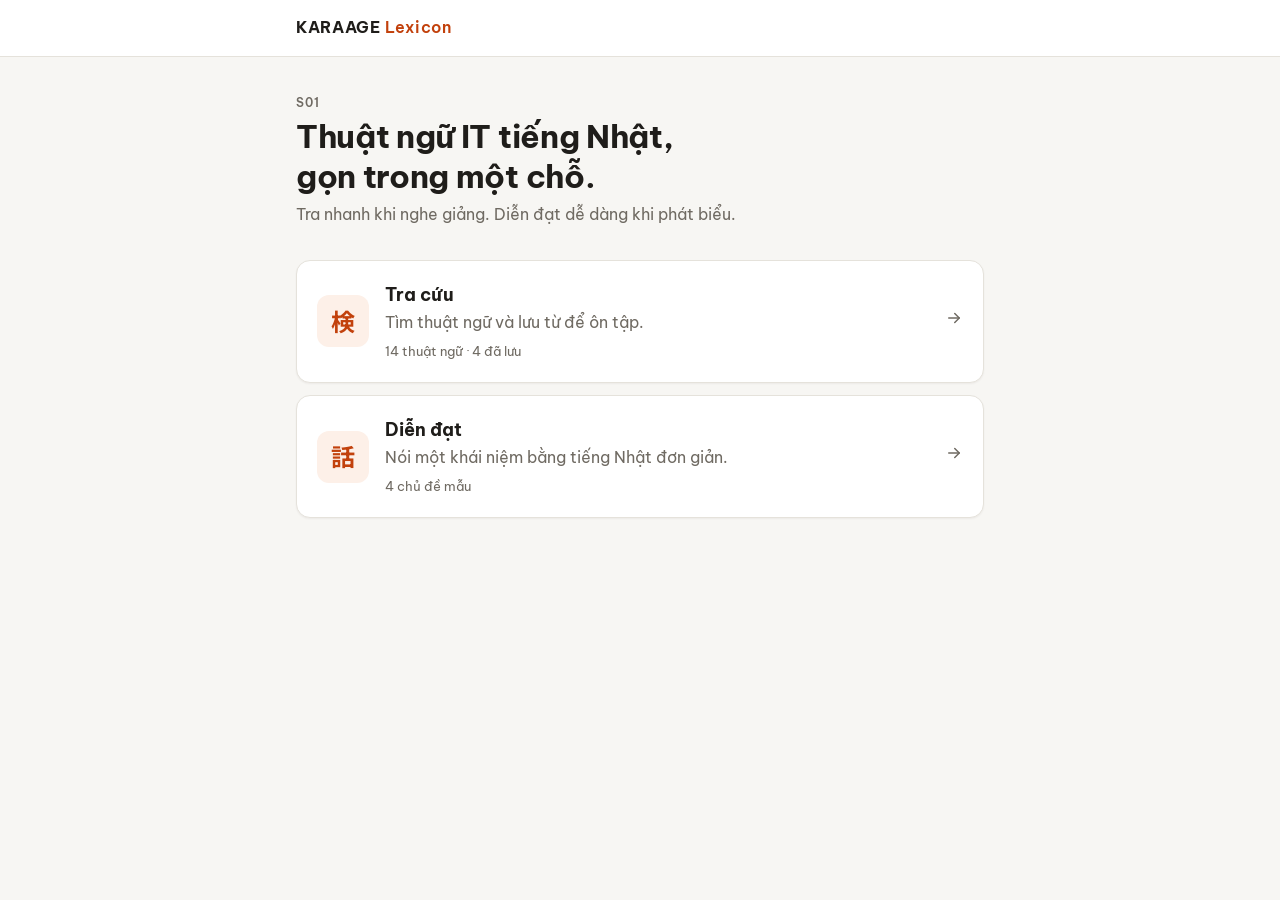
<file: frontend/index.html>
<!DOCTYPE html>
<html lang="vi">
<head>
  <meta charset="UTF-8" />
  <meta name="viewport" content="width=device-width, initial-scale=1.0" />
  <meta name="description" content="Tra cứu thuật ngữ IT tiếng Nhật và gợi ý cách diễn đạt đơn giản cho sinh viên." />
  <title>KARAAGE Lexicon</title>
  <link rel="icon" href="data:image/svg+xml,%3Csvg xmlns='http://www.w3.org/2000/svg' viewBox='0 0 32 32'%3E%3Crect width='32' height='32' rx='8' fill='%23c2410c'/%3E%3Ctext x='16' y='22' font-size='16' font-weight='700' text-anchor='middle' fill='white' font-family='sans-serif'%3EK%3C/text%3E%3C/svg%3E" />
  <link rel="preconnect" href="https://fonts.googleapis.com" />
  <link rel="preconnect" href="https://fonts.gstatic.com" crossorigin />
  <link href="https://fonts.googleapis.com/css2?family=Be+Vietnam+Pro:wght@400;500;600;700&family=Noto+Sans+JP:wght@400;500;700&display=swap" rel="stylesheet" />
  <link rel="stylesheet" href="css/base.css" />
  <link rel="stylesheet" href="css/components.css" />
  <link rel="stylesheet" href="css/screens.css" />
</head>
<body>
  <header class="app-header">
    <div class="container">
      <span class="brand">KARAAGE <span>Lexicon</span></span>
    </div>
  </header>

  <main id="app" class="container"></main>

  <div id="toast" class="toast" role="status" aria-live="polite" hidden></div>

  <noscript><p class="container">Vui lòng bật JavaScript để sử dụng ứng dụng.</p></noscript>
  <script type="module" src="js/main.js"></script>
</body>
</html>
</file>
<file: frontend/css/base.css>
/* Design tokens, reset and page layout. */

:root {
  --bg: #f7f6f3;
  --surface: #ffffff;
  --surface-hover: #f0eee9;
  --border: #e5e2db;
  --text: #1f1d1a;
  --muted: #6f6a62;
  --accent: #c2410c;
  --accent-hover: #9a3412;
  --accent-soft: #fdf0e8;

  --radius: 14px;
  --radius-sm: 10px;
  --shadow: 0 1px 2px rgba(31, 29, 26, 0.05);

  --font-sans: "Be Vietnam Pro", "Noto Sans JP", system-ui, -apple-system, "Segoe UI", sans-serif;
  --font-jp: "Noto Sans JP", "Hiragino Sans", "Yu Gothic", "Meiryo", sans-serif;
  --font-mono: ui-monospace, "SFMono-Regular", Consolas, monospace;
}

*,
*::before,
*::after {
  box-sizing: border-box;
}

[hidden] {
  display: none !important;
}

html {
  -webkit-text-size-adjust: 100%;
}

body {
  margin: 0;
  min-height: 100vh;
  background: var(--bg);
  color: var(--text);
  font-family: var(--font-sans);
  font-size: 16px;
  line-height: 1.6;
  -webkit-font-smoothing: antialiased;
}

h1, h2, h3, p, ul, dl, dd, fieldset {
  margin: 0;
}

ul {
  padding: 0;
  list-style: none;
}

fieldset {
  padding: 0;
  border: 0;
  min-width: 0;
}

legend {
  padding: 0;
}

button,
input {
  font: inherit;
  color: inherit;
}

button {
  cursor: pointer;
}

:focus-visible {
  outline: 2px solid var(--accent);
  outline-offset: 2px;
}

[lang="ja"] {
  font-family: var(--font-jp);
}

.sr-only {
  position: absolute;
  width: 1px;
  height: 1px;
  padding: 0;
  margin: -1px;
  overflow: hidden;
  clip: rect(0, 0, 0, 0);
  white-space: nowrap;
  border: 0;
}

/* Layout */

.container {
  width: 100%;
  max-width: 720px;
  margin: 0 auto;
  padding: 0 16px;
}

.app-header {
  background: var(--surface);
  border-bottom: 1px solid var(--border);
}

.app-header .container {
  display: flex;
  align-items: center;
  height: 56px;
}

.brand {
  font-weight: 700;
  letter-spacing: 0.04em;
}

.brand span {
  color: var(--accent);
  font-weight: 600;
}

main.container {
  padding-top: 20px;
  padding-bottom: 80px;
}

.screen {
  animation: screen-in 0.18s ease-out;
}

@keyframes screen-in {
  from { opacity: 0; transform: translateY(4px); }
  to { opacity: 1; transform: none; }
}

@media (prefers-reduced-motion: reduce) {
  .screen { animation: none; }
}
</file>
<file: frontend/css/components.css>
/* Reusable UI pieces shared by all screens. */

.icon {
  width: 18px;
  height: 18px;
  flex: none;
}

/* Buttons */

.btn {
  display: inline-flex;
  align-items: center;
  justify-content: center;
  gap: 8px;
  min-height: 40px;
  padding: 0 14px;
  border: 1px solid transparent;
  border-radius: var(--radius-sm);
  background: none;
  font-size: 0.9375rem;
  font-weight: 600;
  white-space: nowrap;
  transition: background-color 0.15s, border-color 0.15s, color 0.15s;
}

.btn-primary {
  background: var(--accent);
  color: #fff;
}

.btn-primary:hover {
  background: var(--accent-hover);
}

.btn-ghost {
  color: var(--muted);
}

.btn-ghost:hover {
  background: var(--surface-hover);
  color: var(--text);
}

.btn-outline {
  background: var(--surface);
  border-color: var(--border);
}

.btn-outline:hover {
  border-color: var(--text);
}

.btn-lg {
  min-height: 48px;
  padding: 0 22px;
  font-size: 1rem;
}

.btn-sm {
  min-height: 32px;
  padding: 0 10px;
  font-size: 0.875rem;
}

.btn-sm .icon {
  width: 16px;
  height: 16px;
}

.count {
  display: inline-grid;
  place-items: center;
  min-width: 22px;
  height: 22px;
  padding: 0 6px;
  border-radius: 999px;
  background: rgba(255, 255, 255, 0.22);
  font-size: 0.75rem;
}

.icon-btn {
  display: inline-grid;
  place-items: center;
  width: 40px;
  height: 40px;
  border: 0;
  border-radius: var(--radius-sm);
  background: none;
  color: var(--accent);
}

.icon-btn:hover {
  background: var(--accent-soft);
}

/* Screen header & navigation */

.screen-nav {
  display: flex;
  align-items: center;
  justify-content: space-between;
  gap: 8px;
  margin-bottom: 16px;
}

/* Ghost buttons have no visible box, so pull them out to align their text with the content edge. */
.screen-nav .btn-ghost {
  padding: 0 8px;
}

.screen-nav .btn-ghost:first-child {
  margin-left: -8px;
}

.screen-nav .btn-ghost:last-child:not(:first-child) {
  margin-right: -8px;
}

.screen-head {
  margin-bottom: 24px;
}

.screen-head-row {
  display: flex;
  align-items: flex-end;
  justify-content: space-between;
  gap: 16px;
}

.eyebrow {
  font-size: 0.75rem;
  font-weight: 600;
  letter-spacing: 0.08em;
  text-transform: uppercase;
  color: var(--muted);
  margin-bottom: 4px;
}

.screen-title {
  font-size: 1.75rem;
  font-weight: 700;
  line-height: 1.25;
  letter-spacing: -0.01em;
}

.screen-title:focus {
  outline: none;
}

.lead {
  margin-top: 6px;
  color: var(--muted);
}

/* Form controls */

.input {
  width: 100%;
  height: 48px;
  padding: 0 14px;
  border: 1px solid var(--border);
  border-radius: var(--radius-sm);
  background: var(--surface);
  transition: border-color 0.15s, box-shadow 0.15s;
}

.input::placeholder {
  color: #a39e95;
}

.input:focus {
  outline: none;
  border-color: var(--accent);
  box-shadow: 0 0 0 3px var(--accent-soft);
}

.chips {
  display: flex;
  flex-wrap: wrap;
  gap: 8px;
}

.chip {
  min-height: 36px;
  padding: 0 14px;
  border: 1px solid var(--border);
  border-radius: 999px;
  background: var(--surface);
  color: var(--muted);
  font-size: 0.875rem;
  font-weight: 500;
  transition: background-color 0.15s, border-color 0.15s, color 0.15s;
}

.chip:hover {
  border-color: var(--text);
  color: var(--text);
}

.chip[aria-pressed="true"] {
  background: var(--text);
  border-color: var(--text);
  color: #fff;
}

.switch {
  display: inline-flex;
  align-items: center;
  gap: 10px;
  min-height: 40px;
  padding: 0;
  border: 0;
  background: none;
  color: var(--muted);
  font-size: 0.9375rem;
  font-weight: 500;
  white-space: nowrap;
}

.switch-track {
  position: relative;
  width: 36px;
  height: 20px;
  border-radius: 999px;
  background: var(--border);
  transition: background-color 0.15s;
}

.switch-track::after {
  content: "";
  position: absolute;
  top: 2px;
  left: 2px;
  width: 16px;
  height: 16px;
  border-radius: 50%;
  background: #fff;
  box-shadow: var(--shadow);
  transition: transform 0.15s;
}

.switch[aria-pressed="true"] {
  color: var(--text);
}

.switch[aria-pressed="true"] .switch-track {
  background: var(--accent);
}

.switch[aria-pressed="true"] .switch-track::after {
  transform: translateX(16px);
}

/* Surfaces */

.card {
  padding: 20px;
  border: 1px solid var(--border);
  border-radius: var(--radius);
  background: var(--surface);
  box-shadow: var(--shadow);
}

.card-label {
  margin-bottom: 8px;
  font-size: 0.75rem;
  font-weight: 600;
  letter-spacing: 0.06em;
  text-transform: uppercase;
  color: var(--muted);
}

.card-label-spaced {
  margin-top: 16px;
}

.card-actions {
  margin-top: 14px;
}

.stack {
  display: grid;
  gap: 12px;
}

.tag {
  display: inline-block;
  margin-left: 6px;
  padding: 1px 8px;
  border-radius: 999px;
  background: var(--accent-soft);
  color: var(--accent-hover);
  font-family: var(--font-sans);
  font-size: 0.75rem;
  font-weight: 600;
  vertical-align: middle;
}

.empty {
  padding: 48px 16px;
  text-align: center;
  color: var(--muted);
}

.empty p:first-child {
  color: var(--text);
  font-weight: 500;
}

.empty-hint {
  margin-top: 4px;
  font-size: 0.9375rem;
}

.empty .btn {
  margin-top: 16px;
}

/* Toast */

.toast {
  position: fixed;
  left: 50%;
  bottom: 24px;
  z-index: 10;
  max-width: calc(100% - 32px);
  padding: 10px 18px;
  border-radius: 999px;
  background: var(--text);
  color: #fff;
  font-size: 0.875rem;
  box-shadow: 0 8px 24px rgba(0, 0, 0, 0.18);
  transform: translateX(-50%);
}
</file>
<file: frontend/css/screens.css>
/* Screen-specific layout, grouped by screen. */

/* ---------- S01 Trang chủ ---------- */

.home-head {
  margin: 16px 0 32px;
}

.home-head .screen-title {
  font-size: 2rem;
  max-width: 18ch;
}

.choices {
  display: grid;
  gap: 12px;
}

.choice {
  display: flex;
  align-items: center;
  gap: 16px;
  width: 100%;
  padding: 20px;
  border: 1px solid var(--border);
  border-radius: var(--radius);
  background: var(--surface);
  box-shadow: var(--shadow);
  text-align: left;
  transition: border-color 0.15s, transform 0.15s;
}

.choice:hover {
  border-color: var(--accent);
}

.choice:active {
  transform: scale(0.995);
}

.choice-mark {
  display: grid;
  place-items: center;
  flex: none;
  width: 52px;
  height: 52px;
  border-radius: 12px;
  background: var(--accent-soft);
  color: var(--accent);
  font-size: 1.5rem;
  font-weight: 700;
}

.choice-body {
  display: grid;
  flex: 1;
  min-width: 0;
}

.choice-title {
  font-size: 1.125rem;
  font-weight: 700;
}

.choice-desc {
  color: var(--muted);
}

.choice-meta {
  margin-top: 6px;
  font-size: 0.8125rem;
  color: var(--muted);
}

.choice-arrow {
  color: var(--muted);
  transition: color 0.15s, transform 0.15s;
}

.choice:hover .choice-arrow {
  color: var(--accent);
  transform: translateX(2px);
}

/* ---------- S02 Tra cứu ---------- */

.search {
  position: relative;
  margin-bottom: 12px;
}

.search > .icon {
  position: absolute;
  top: 50%;
  left: 14px;
  color: var(--muted);
  transform: translateY(-50%);
  pointer-events: none;
}

.search-input {
  padding-left: 42px;
}

.result-count {
  margin: 20px 0 4px;
  font-size: 0.8125rem;
  color: var(--muted);
}

.term {
  display: flex;
  align-items: flex-start;
  gap: 16px;
  padding: 16px 0;
  border-top: 1px solid var(--border);
}

.term-body {
  flex: 1;
  min-width: 0;
}

.term-jp {
  font-size: 1.25rem;
  font-weight: 700;
  line-height: 1.4;
}

.term-sub {
  font-size: 0.875rem;
  color: var(--muted);
}

.term-vi {
  margin-top: 4px;
  font-weight: 600;
}

.term-desc {
  margin-top: 2px;
  font-size: 0.9375rem;
  color: var(--muted);
}

.save-btn {
  display: inline-flex;
  align-items: center;
  gap: 6px;
  flex: none;
  min-height: 36px;
  padding: 0 12px;
  border: 1px solid var(--border);
  border-radius: 999px;
  background: var(--surface);
  color: var(--muted);
  font-size: 0.875rem;
  font-weight: 600;
  transition: background-color 0.15s, border-color 0.15s, color 0.15s;
}

.save-btn .icon {
  width: 16px;
  height: 16px;
}

.save-btn:hover {
  border-color: var(--accent);
  color: var(--accent);
}

.save-btn[aria-pressed="true"] {
  border-color: var(--accent-soft);
  background: var(--accent-soft);
  color: var(--accent);
}

/* ---------- S03 Ôn tập ---------- */

.review-list {
  display: grid;
  gap: 12px;
}

.review-head {
  display: flex;
  align-items: flex-start;
  justify-content: space-between;
  gap: 12px;
}

.review-head .icon-btn {
  margin: -8px -8px 0 0;
}

.review-meaning {
  margin-top: 8px;
}

.reveal-btn {
  display: none;
  margin-top: 12px;
  padding: 6px 0;
  border: 0;
  background: none;
  color: var(--accent);
  font-weight: 600;
}

.review-list.is-hiding .review-card:not(.is-revealed) .review-meaning {
  display: none;
}

.review-list.is-hiding .review-card:not(.is-revealed) .reveal-btn {
  display: inline-block;
}

.explain {
  margin-top: 12px;
  border-top: 1px solid var(--border);
}

.explain summary {
  padding: 10px 0 2px;
  color: var(--muted);
  font-size: 0.875rem;
  font-weight: 600;
  cursor: pointer;
}

.explain summary:hover {
  color: var(--text);
}

.explain dl {
  display: grid;
  gap: 2px;
  padding-top: 8px;
}

.explain dt {
  margin-top: 8px;
  font-size: 0.75rem;
  font-weight: 600;
  letter-spacing: 0.04em;
  text-transform: uppercase;
  color: var(--muted);
}

.explain dt:first-child {
  margin-top: 0;
}

/* ---------- S04 Diễn đạt ---------- */

.express-form {
  display: grid;
  gap: 28px;
}

.field {
  display: grid;
  gap: 12px;
}

.field-label {
  margin-bottom: 12px;
  font-weight: 700;
}

.options {
  display: grid;
  grid-template-columns: repeat(2, minmax(0, 1fr));
  gap: 8px;
}

.option {
  display: grid;
  gap: 2px;
  padding: 14px 16px;
  border: 1px solid var(--border);
  border-radius: var(--radius-sm);
  background: var(--surface);
  text-align: left;
  transition: border-color 0.15s, background-color 0.15s;
}

.option:hover {
  border-color: var(--text);
}

.option[aria-pressed="true"] {
  border-color: var(--accent);
  background: var(--accent-soft);
  box-shadow: inset 0 0 0 1px var(--accent);
}

.option-title {
  font-weight: 600;
}

.option-jp {
  font-size: 0.8125rem;
  color: var(--muted);
}

.form-actions {
  display: flex;
  justify-content: flex-end;
}

/* ---------- S05 Gợi ý ---------- */

.card-accent {
  border-color: var(--accent);
  box-shadow: inset 4px 0 0 var(--accent), var(--shadow);
}

.jp-text {
  line-height: 1.8;
}

.jp-lg {
  font-size: 1.125rem;
  font-weight: 500;
}

.romaji {
  margin-top: 6px;
  font-size: 0.875rem;
  font-style: italic;
  color: var(--muted);
}

.vi-text {
  margin-top: 8px;
  color: var(--muted);
}

.mono {
  font-family: var(--font-mono);
  font-size: 0.9375rem;
}

/* ---------- Small screens ---------- */

@media (max-width: 520px) {
  .screen-title {
    font-size: 1.5rem;
  }

  .home-head .screen-title {
    font-size: 1.75rem;
  }

  .choice {
    padding: 16px;
  }

  .choice-mark {
    width: 44px;
    height: 44px;
    font-size: 1.25rem;
  }

  .save-btn span {
    display: none;
  }

  .save-btn {
    width: 40px;
    padding: 0;
    justify-content: center;
  }

  .options {
    grid-template-columns: 1fr;
  }

  .form-actions .btn {
    width: 100%;
  }
}
</file>
